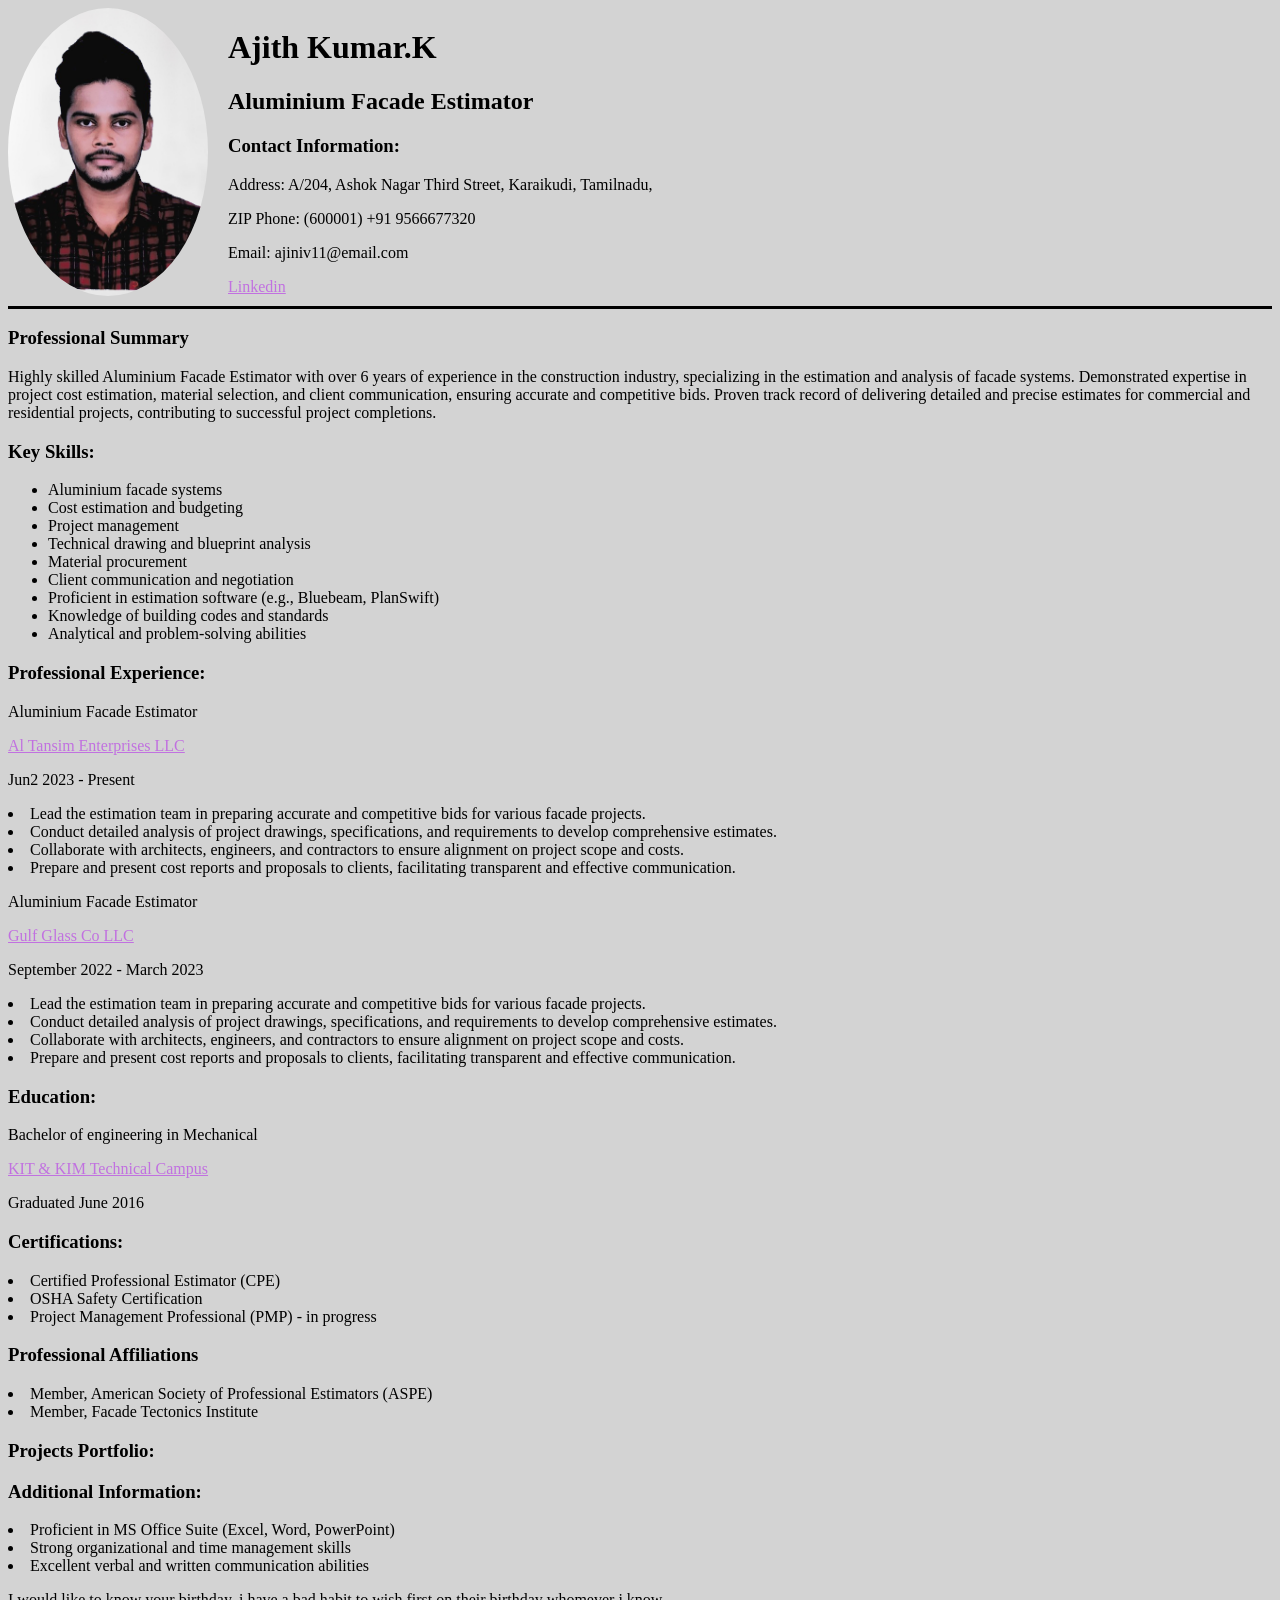
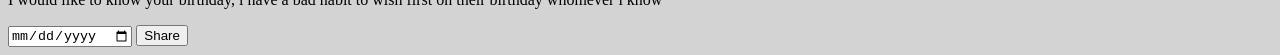
<file: index.html>
<!DOCTYPE html>
<html>
  <head>
    <title>Ajith Resume</title>
    <link rel="stylesheet" href="style.css" />
  </head>

  <body>
    <div class="details">
      <img class="profile-picture" src="photo.jpg" />

      <div class="introduction">
        <h1>Ajith Kumar.K</h1>
        <h2>Aluminium Facade Estimator</h2>
        <h3>Contact Information:</h3>
        <p>Address: A/204, Ashok Nagar Third Street, Karaikudi, Tamilnadu,</p>
        <p>ZIP Phone: (600001) +91 9566677320</p>
        <p>Email: ajiniv11@email.com</p>
        <a href="https://www.linkedin.com/uas/login" target="_blank"
          >Linkedin</a
        >
      </div>
    </div>

    <div class="summary">
      <h3>Professional Summary</h3>
      <p>
        Highly skilled Aluminium Facade Estimator with over 6 years of
        experience in the construction industry, specializing in the estimation
        and analysis of facade systems. Demonstrated expertise in project cost
        estimation, material selection, and client communication, ensuring
        accurate and competitive bids. Proven track record of delivering
        detailed and precise estimates for commercial and residential projects,
        contributing to successful project completions.
      </p>
    </div>

    <div class="skills">
      <h3>Key Skills:</h3>
      <ul>
        <li>Aluminium facade systems</li>
        <li>Cost estimation and budgeting</li>
        <li>Project management</li>
        <li>Technical drawing and blueprint analysis</li>
        <li>Material procurement</li>
        <li>Client communication and negotiation</li>
        <li>Proficient in estimation software (e.g., Bluebeam, PlanSwift)</li>
        <li>Knowledge of building codes and standards</li>
        <li>Analytical and problem-solving abilities</li>
      </ul>
    </div>

    <div class="experience">
      <div>
        <h3>Professional Experience:</h3>

        <p>Aluminium Facade Estimator</p>
        <p>
          <a href="https://www.altasnimgroup.com/" target="_blank"
            >Al Tansim Enterprises LLC</a
          >
        </p>
        <p>Jun2 2023 - Present</p>

        <li>
          Lead the estimation team in preparing accurate and competitive bids
          for various facade projects.
        </li>
        <li>
          Conduct detailed analysis of project drawings, specifications, and
          requirements to develop comprehensive estimates.
        </li>
        <li>
          Collaborate with architects, engineers, and contractors to ensure
          alignment on project scope and costs.
        </li>

        <li>
          Prepare and present cost reports and proposals to clients,
          facilitating transparent and effective communication.
        </li>
      </div>

      <div>
        <p>Aluminium Facade Estimator</p>
        <p><a href="https://gulfglassoman.com/">Gulf Glass Co LLC</a></p>
        <p>September 2022 - March 2023</p>

        <li>
          Lead the estimation team in preparing accurate and competitive bids
          for various facade projects.
        </li>
        <li>
          Conduct detailed analysis of project drawings, specifications, and
          requirements to develop comprehensive estimates.
        </li>
        <li>
          Collaborate with architects, engineers, and contractors to ensure
          alignment on project scope and costs.
        </li>

        <li>
          Prepare and present cost reports and proposals to clients,
          facilitating transparent and effective communication.
        </li>
      </div>
    </div>

    <div class="education">
      <h3>Education:</h3>

      <p>Bachelor of engineering in Mechanical</p>
      <a href="https://www.kitandkimtechnicalcampus.org/" target="_blank"
        >KIT & KIM Technical Campus</a
      >
      <p>Graduated June 2016</p>
    </div>

    <div>
      <h3>Certifications:</h3>

      <li>Certified Professional Estimator (CPE)</li>
      <li>OSHA Safety Certification</li>
      <li>Project Management Professional (PMP) - in progress</li>
    </div>

    <div>
      <h3>Professional Affiliations</h3>
      <li>Member, American Society of Professional Estimators (ASPE)</li>
      <li>Member, Facade Tectonics Institute</li>
    </div>

    <div>
      <h3>Projects Portfolio:</h3>
    </div>

    <div>
      <h3>Additional Information:</h3>

      <li>Proficient in MS Office Suite (Excel, Word, PowerPoint)</li>
      <li>Strong organizational and time management skills</li>
      <li>Excellent verbal and written communication abilities</li>
    </div>

    <div>
      <p>
        I would like to know your birthday, i have a bad habit to wish first on
        their birthday whomever i know
      </p>
      <input type="date" />
      <button>Share</button>
    </div>
  </body>
</html>
</file>
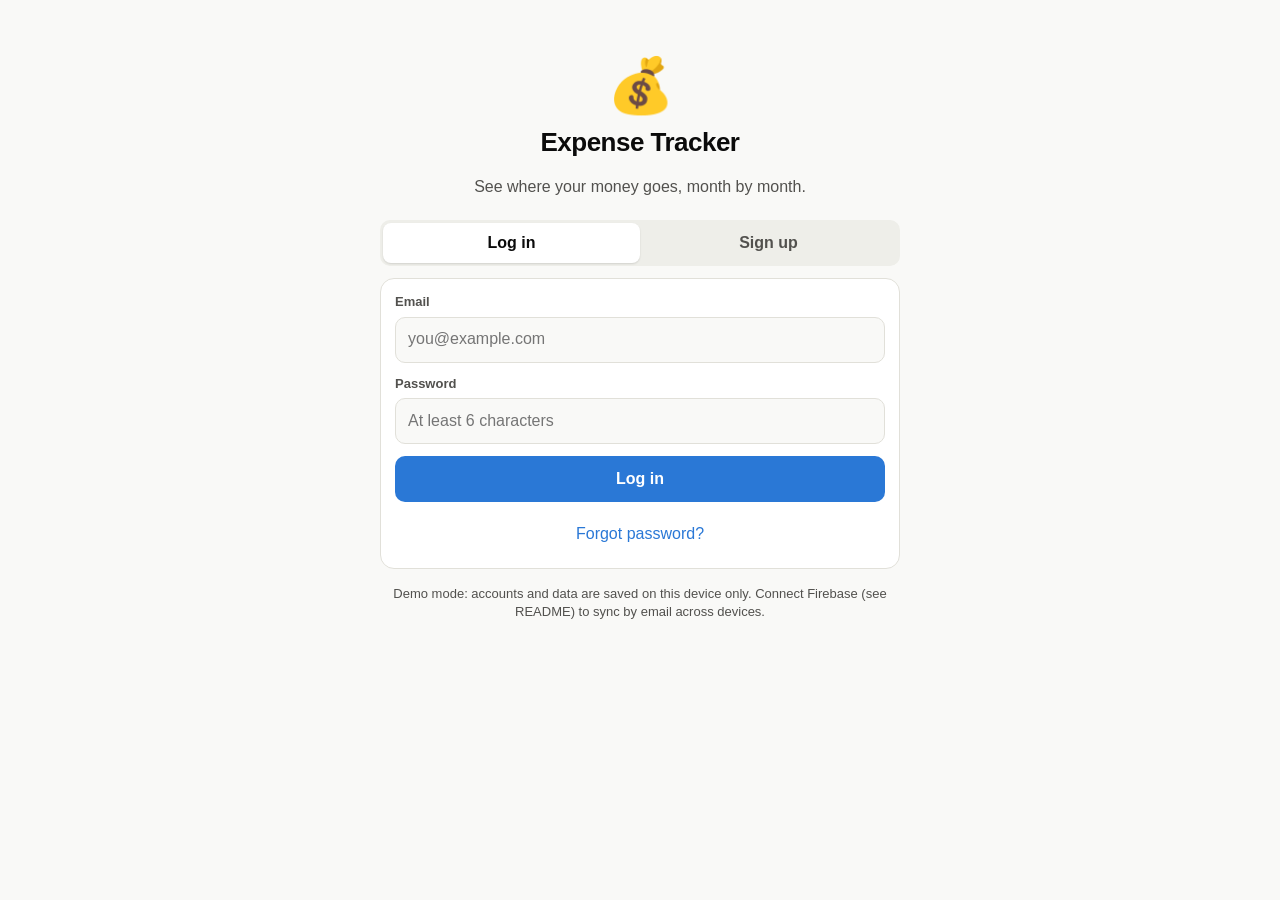
<file: expense-tracker/index.html>
<!DOCTYPE html>
<html lang="en">
<head>
  <meta charset="utf-8">
  <meta name="viewport" content="width=device-width, initial-scale=1, viewport-fit=cover">
  <title>Expense Tracker</title>
  <meta name="apple-mobile-web-app-capable" content="yes">
  <meta name="mobile-web-app-capable" content="yes">
  <meta name="apple-mobile-web-app-title" content="Expenses">
  <meta name="apple-mobile-web-app-status-bar-style" content="default">
  <meta name="theme-color" content="#f9f9f7" media="(prefers-color-scheme: light)">
  <meta name="theme-color" content="#0d0d0d" media="(prefers-color-scheme: dark)">
  <link rel="manifest" href="manifest.webmanifest">
  <link rel="apple-touch-icon" href="icon-180.png">
  <link rel="icon" href="icon-180.png">
  <link rel="stylesheet" href="styles.css">
</head>
<body>
  <div id="app"></div>
  <div id="sheet"></div>
  <div id="toast" role="status" aria-live="polite"></div>
  <script type="module" src="app.js"></script>
</body>
</html>
</file>
<file: style.css>
.profile-picture {
  width: 200px;
  /* padding: 10px 50px 0px 10px; */
  border-radius: 80%;
}

.details {
  display: flex;
  border-bottom: 3px solid rgb(0, 0, 0);
  padding: 0 0 10px 0;
}

body {
  background: #d3d3d3;
  font-family: Calibri, Cambria;
}

a {
  color: rgb(193, 113, 224);
}

.introduction {
  padding: 0 0 0 20px;
}
</file>
<file: expense-tracker/styles.css>
:root {
  --page: #f9f9f7; --surface: #ffffff; --ink: #0b0b0b; --ink2: #52514e; --muted: #898781;
  --line: #e1e0d9; --axis: #c3c2b7; --accent: #2a78d6; --accent-ink: #ffffff;
  --track: #eeeee9; --danger: #d03b3b;
  color-scheme: light dark;
}
@media (prefers-color-scheme: dark) {
  :root {
    --page: #0d0d0d; --surface: #1a1a19; --ink: #f0efec; --ink2: #c3c2b7; --muted: #898781;
    --line: #2c2c2a; --axis: #383835; --accent: #3987e5; --track: #2c2c2a; --danger: #e66767;
  }
}
* { box-sizing: border-box; -webkit-tap-highlight-color: transparent; }
html, body { margin: 0; background: var(--page); color: var(--ink); }
body {
  font: 16px/1.4 -apple-system, BlinkMacSystemFont, "Segoe UI", Roboto, sans-serif;
  -webkit-text-size-adjust: 100%;
}
#app { max-width: 560px; margin: 0 auto; min-height: 100dvh; }
h1 { font-size: 26px; margin: 0; letter-spacing: -0.02em; }
h2 { font-size: 13px; text-transform: uppercase; letter-spacing: 0.05em; color: var(--ink2); margin: 22px 4px 8px; display: flex; align-items: center; gap: 8px; }
button, input, select { font: inherit; color: inherit; }
button { cursor: pointer; border: 0; background: none; padding: 0; }
small, .small { font-size: 13px; }
.muted, small { color: var(--ink2); }
.center { min-height: 100dvh; display: grid; place-items: center; text-align: center; padding: 24px; }

.top {
  position: sticky; top: 0; z-index: 5; background: var(--page);
  display: flex; justify-content: space-between; align-items: center; gap: 12px;
  padding: calc(env(safe-area-inset-top) + 14px) 16px 10px;
}
.viewcur { font-size: 13px; color: var(--ink2); display: flex; align-items: center; gap: 6px; white-space: nowrap; }
.viewcur select { width: 86px; padding: 6px 8px; min-height: 36px; }
main { padding: 4px 16px calc(env(safe-area-inset-bottom) + 150px); }

.card { background: var(--surface); border: 1px solid var(--line); border-radius: 14px; padding: 14px; }
.card + .card { margin-top: 12px; }
.card.list { padding: 0 14px; }
.card.empty { text-align: center; color: var(--ink2); padding: 28px 14px; }

.seg { display: flex; background: var(--track); border-radius: 10px; padding: 3px; margin-bottom: 12px; }
.seg button { flex: 1; padding: 8px; border-radius: 8px; font-weight: 600; color: var(--ink2); min-height: 40px; }
.seg button.on { background: var(--surface); color: var(--ink); box-shadow: 0 1px 2px rgba(0,0,0,.12); }

.hero { text-align: center; }
.stepper { display: flex; justify-content: space-between; align-items: center; font-weight: 600; }
.stepper button { width: 44px; height: 44px; font-size: 26px; color: var(--accent); border-radius: 50%; }
.total { font-size: 34px; font-weight: 700; letter-spacing: -0.02em; margin: 6px 0 2px; font-variant-numeric: tabular-nums; overflow-wrap: anywhere; }

.catrow { display: block; width: 100%; text-align: left; padding: 9px 6px; border-radius: 10px; }
.catrow.on { background: var(--track); }
.catrow .line { display: flex; justify-content: space-between; gap: 10px; margin-bottom: 6px; }
.catrow b { font-variant-numeric: tabular-nums; }
.track { display: block; height: 8px; border-radius: 4px; background: var(--track); overflow: hidden; }
.catrow.on .track { background: var(--line); }
.bar { display: block; height: 100%; background: var(--accent); border-radius: 4px; }

.chart svg { display: block; width: 100%; height: auto; }
.chart .vbar { fill: var(--accent); }
.chart .axis { stroke: var(--axis); stroke-width: 1; }
.chart .tick { fill: var(--muted); font-size: 11px; }
.chart .val { fill: var(--ink); font-size: 11px; font-weight: 600; }
.chart g { cursor: pointer; outline: none; }
.chart g:focus-visible rect { stroke: var(--accent); }

.day { font-size: 12px; font-weight: 600; color: var(--muted); padding: 12px 0 2px; text-transform: uppercase; letter-spacing: 0.04em; }
.row { display: flex; align-items: center; gap: 12px; width: 100%; text-align: left; padding: 10px 0; border-bottom: 1px solid var(--line); min-height: 56px; }
.row:last-child { border-bottom: 0; }
.row .grow { flex: 1; min-width: 0; }
.row .grow b, .row .grow small { display: block; overflow: hidden; text-overflow: ellipsis; white-space: nowrap; }
.row .amt { text-align: right; font-variant-numeric: tabular-nums; white-space: nowrap; }
.row .amt small { display: block; }
.emoji { width: 40px; height: 40px; flex: none; display: grid; place-items: center; font-size: 20px; background: var(--track); border-radius: 50%; }
.emoji.big { width: 64px; height: 64px; font-size: 32px; margin: 0 auto; }

.form { display: grid; gap: 12px; }
.form label { display: grid; gap: 5px; font-size: 13px; font-weight: 600; color: var(--ink2); min-width: 0; }
input, select {
  width: 100%; min-height: 46px; padding: 10px 12px; font-size: 16px; font-weight: 400;
  background: var(--page); color: var(--ink); border: 1px solid var(--line); border-radius: 10px;
}
input:focus, select:focus, button:focus-visible { outline: 2px solid var(--accent); outline-offset: 1px; }
.two { display: grid; grid-template-columns: 1fr 1fr; gap: 10px; }
.form.inline { grid-template-columns: 58px 1fr auto; align-items: center; margin-bottom: 12px; }
.emoji-in { text-align: center; padding: 10px 4px; }

.primary, .secondary, .ghost { min-height: 46px; padding: 0 18px; border-radius: 10px; font-weight: 600; }
.primary { background: var(--accent); color: var(--accent-ink); }
.secondary { background: var(--track); }
.ghost { padding: 0 10px; }
.danger { color: var(--danger); }
.wide { width: 100%; margin-top: 12px; }
.link { color: var(--accent); min-height: 40px; }
.chip { font-size: 12px; text-transform: none; letter-spacing: 0; background: var(--track); border-radius: 999px; padding: 4px 10px; color: var(--ink); }
.kv { display: flex; justify-content: space-between; gap: 16px; padding: 10px 0; border-bottom: 1px solid var(--line); }
.kv span { color: var(--ink2); flex: none; }
.kv b { text-align: right; overflow-wrap: anywhere; font-weight: 600; }
.form .kv { padding: 2px 0 10px; }

.fab {
  position: fixed; right: max(16px, calc(50vw - 264px)); bottom: calc(env(safe-area-inset-bottom) + 78px); z-index: 6;
  width: 58px; height: 58px; border-radius: 50%; background: var(--accent); color: var(--accent-ink);
  font-size: 32px; line-height: 1; box-shadow: 0 6px 16px rgba(0,0,0,.25);
}
.tabs {
  position: fixed; left: 0; right: 0; bottom: 0; z-index: 5; display: flex; justify-content: center;
  background: var(--surface); border-top: 1px solid var(--line); padding-bottom: env(safe-area-inset-bottom);
}
.tabs button { flex: 1; max-width: 186px; padding: 8px 4px; font-size: 11px; font-weight: 600; color: var(--muted); display: grid; gap: 1px; min-height: 56px; }
.tabs button span { font-size: 20px; filter: grayscale(1); opacity: .6; }
.tabs button.on { color: var(--accent); }
.tabs button.on span { filter: none; opacity: 1; }

.auth { padding: calc(env(safe-area-inset-top) + 48px) 20px 40px; text-align: center; }
.auth .logo { font-size: 54px; }
.auth .seg { margin: 22px 0 12px; }
.auth .form { text-align: left; }
.note { font-size: 13px; color: var(--ink2); margin-top: 16px; }

#sheet { display: none; }
#sheet.open { display: block; position: fixed; inset: 0; z-index: 20; }
.backdrop { position: absolute; inset: 0; background: rgba(0,0,0,.45); }
.panel {
  position: absolute; left: 0; right: 0; bottom: 0; max-width: 560px; margin: 0 auto; max-height: 92dvh; overflow-y: auto;
  background: var(--surface); border-radius: 18px 18px 0 0; padding: 18px 16px calc(env(safe-area-inset-bottom) + 18px);
  animation: up .2s ease-out;
}
.panel h2 { margin: 0 0 14px; font-size: 18px; text-transform: none; letter-spacing: 0; color: var(--ink); }
.detail-head { text-align: center; margin-bottom: 8px; }
.actions { display: flex; gap: 10px; justify-content: flex-end; margin-top: 16px; }
.actions .primary { flex: 1; }
@keyframes up { from { transform: translateY(30px); opacity: 0; } }
@media (prefers-reduced-motion: reduce) { .panel { animation: none; } }

#toast {
  position: fixed; left: 50%; bottom: calc(env(safe-area-inset-bottom) + 150px); transform: translateX(-50%);
  background: var(--ink); color: var(--page); padding: 10px 16px; border-radius: 999px; font-size: 14px;
  max-width: 90vw; text-align: center; opacity: 0; pointer-events: none; transition: opacity .2s; z-index: 30;
}
#toast.show { opacity: 1; }
</file>
